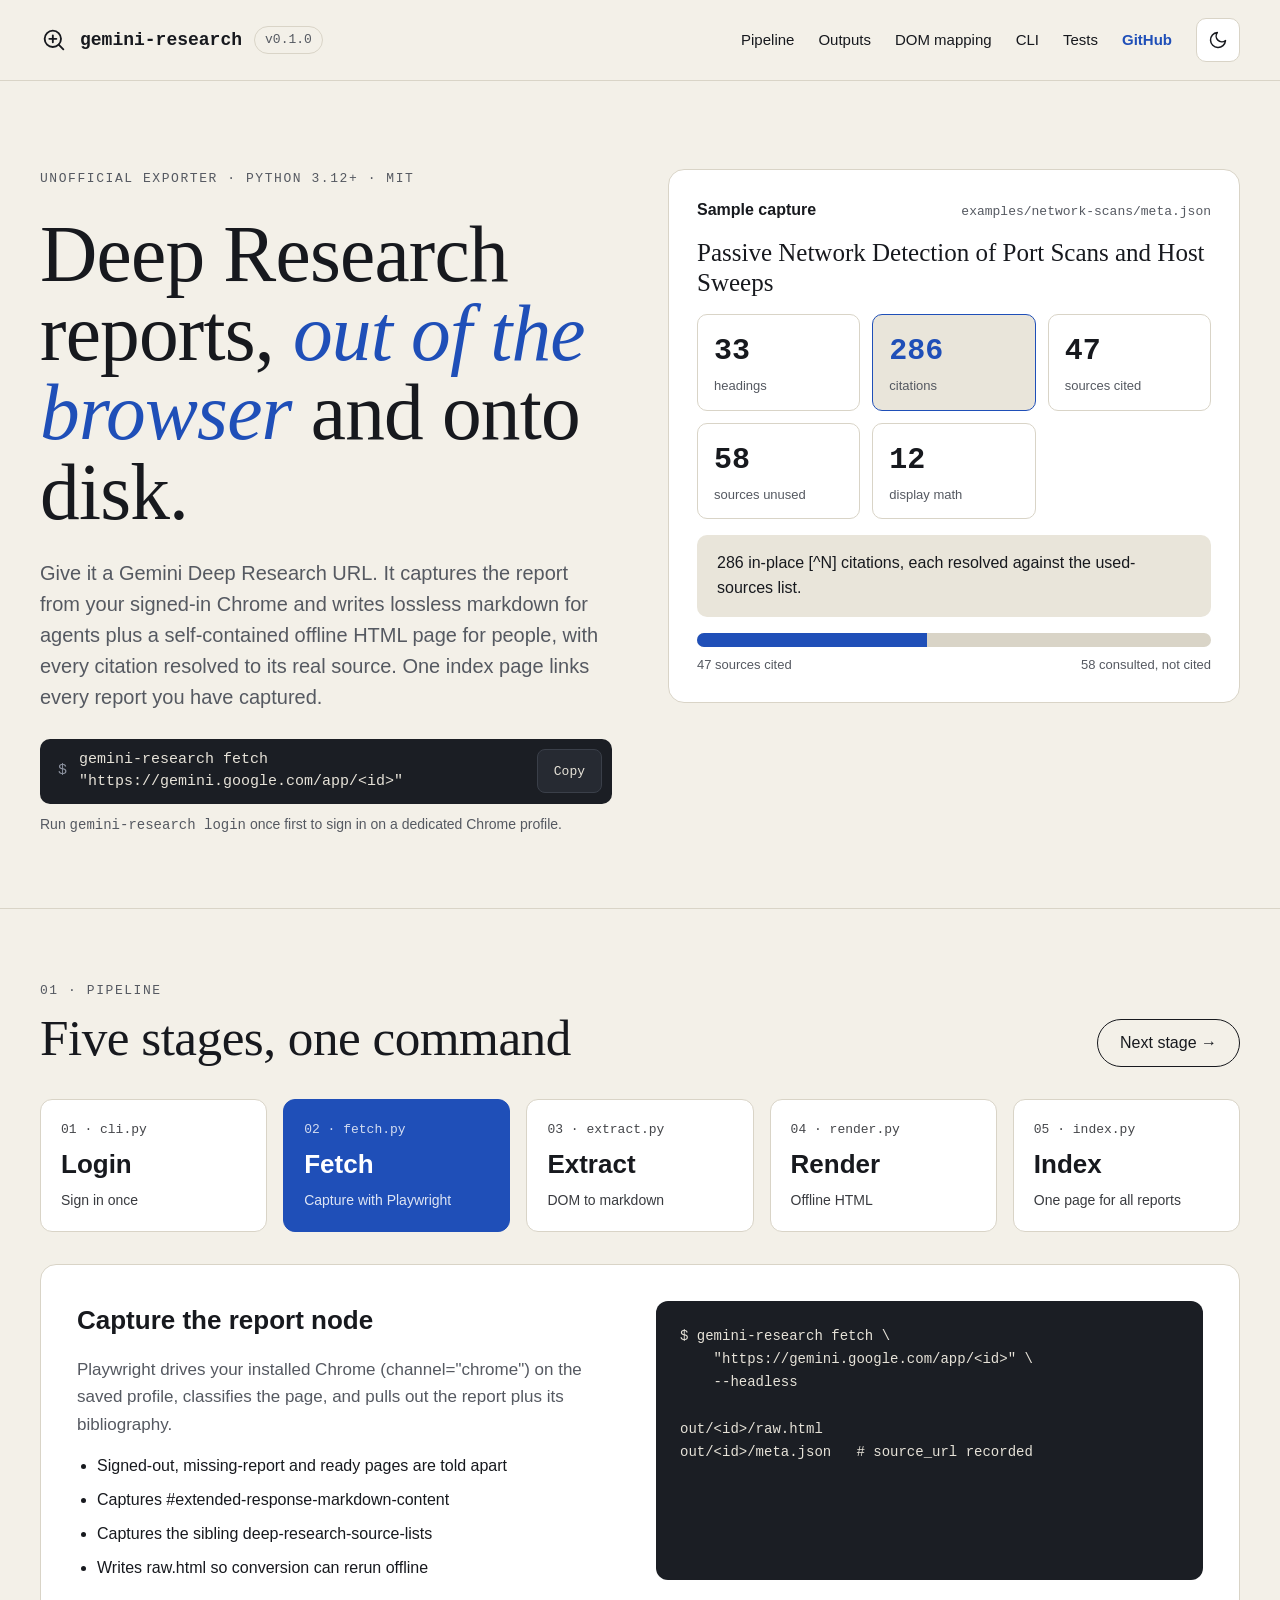
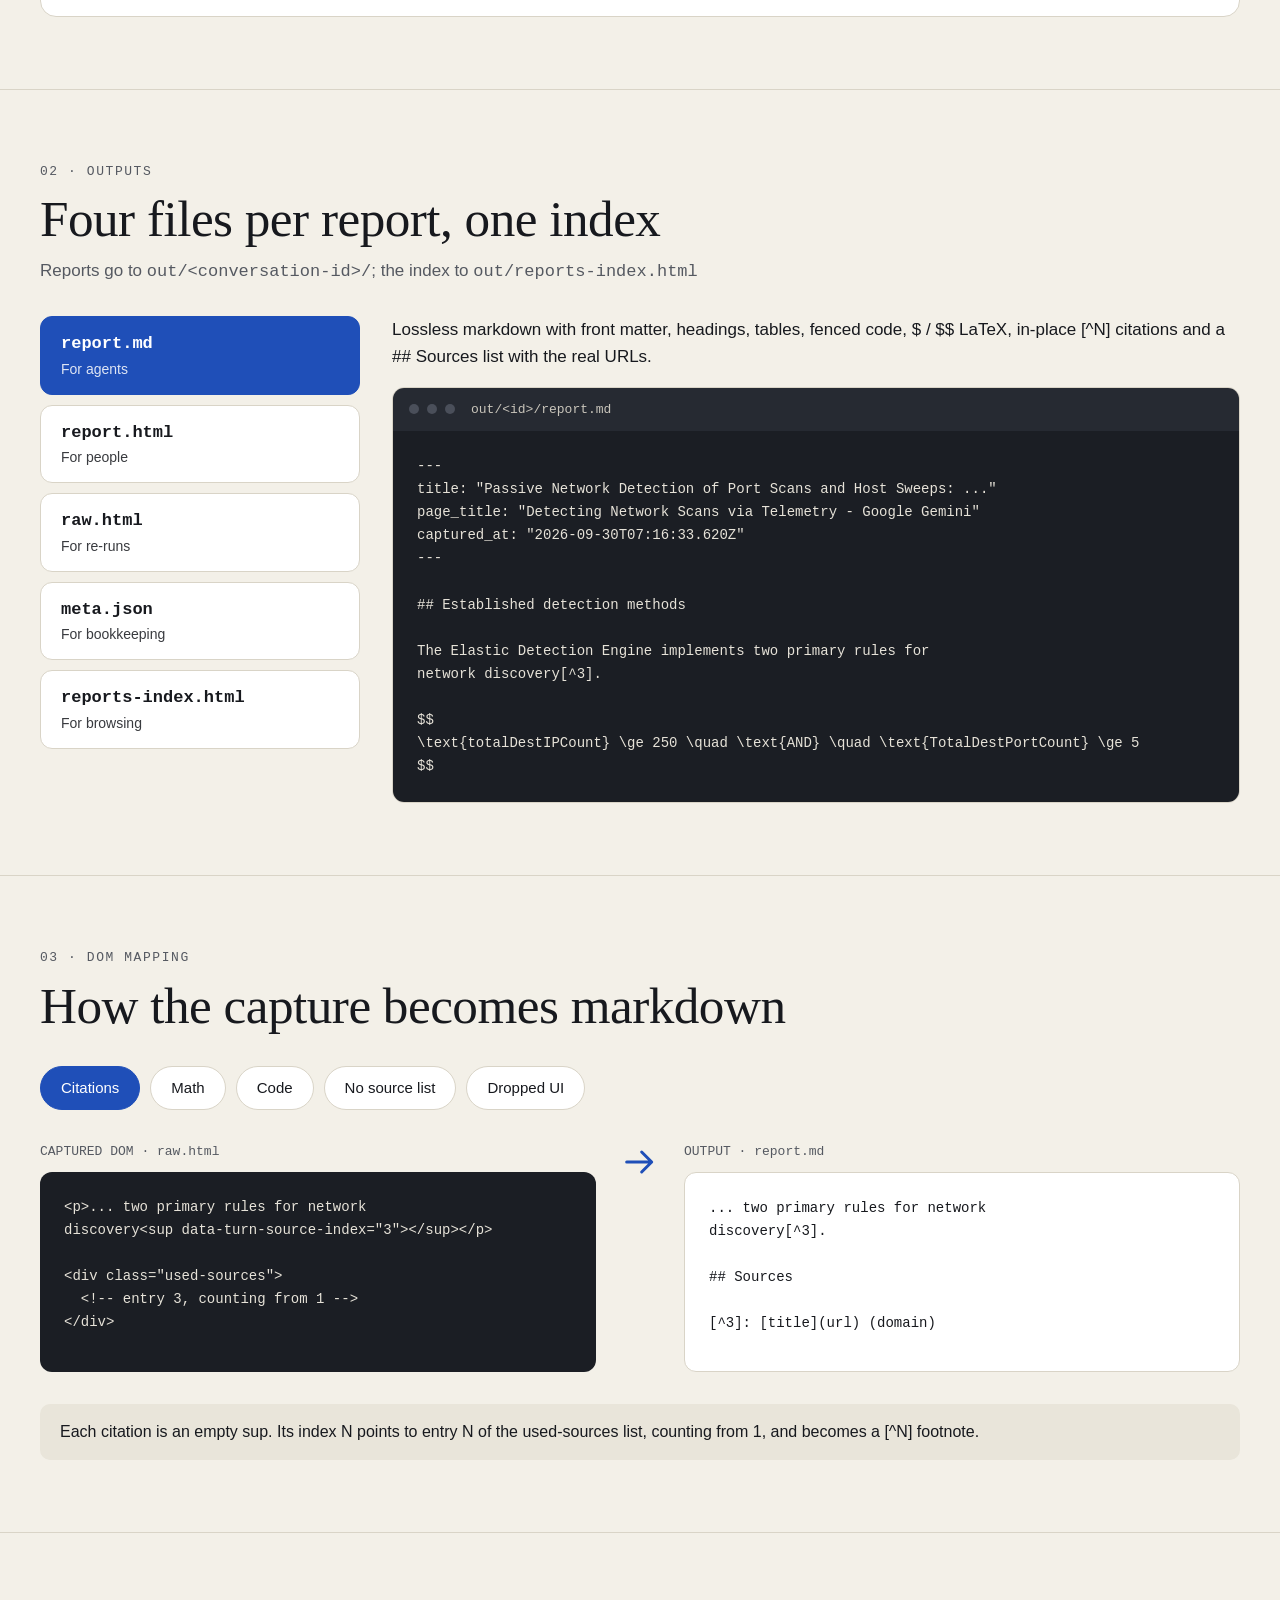
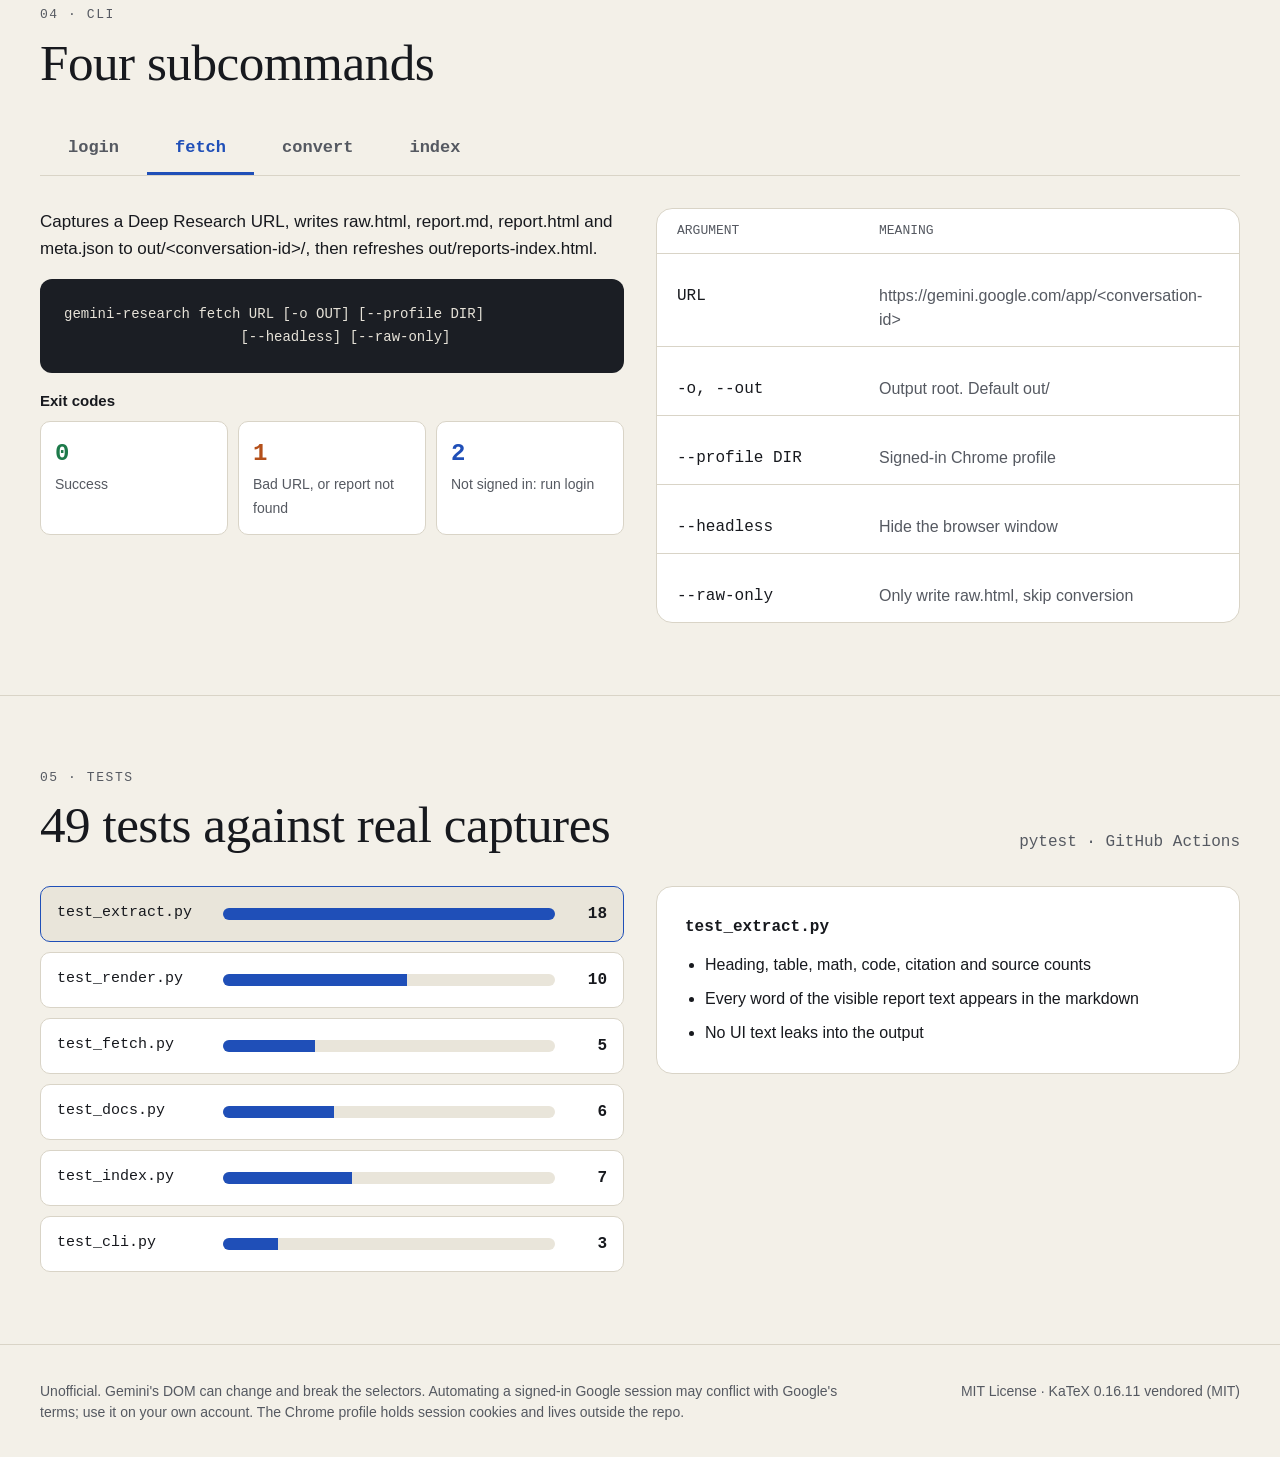
<file: docs/index.html>
<!doctype html>
<html lang="en">
<head>
<meta charset="utf-8">
<meta name="viewport" content="width=device-width, initial-scale=1">
<title>gemini-research</title>
<meta name="description" content="Export Gemini Deep Research reports to lossless markdown and offline HTML.">
<style>
:root{
  --bg:#f3f0e8;--panel:#fff;--ink:#17191e;--muted:#555961;--line:#d9d4c7;--soft:#e9e5da;
  --code:#1b1e24;--code-ink:#e6e2d8;--code-bar:#262a32;--accent:#1f4fb8;--accent-text:#1f4fb8;--on-accent:#fff;
  --ok:#1d7a4a;--warn:#b4501a;
  --serif:"Iowan Old Style","Palatino Linotype",Palatino,"Book Antiqua",Georgia,serif;
  --sans:"Segoe UI Variable Text","Segoe UI",-apple-system,BlinkMacSystemFont,"Helvetica Neue",sans-serif;
  --mono:"JetBrains Mono","Cascadia Mono",ui-monospace,SFMono-Regular,Menlo,Consolas,monospace;
}
@media (prefers-color-scheme:dark){:root:not([data-theme="light"]){
  --bg:#121418;--panel:#1b1e24;--ink:#ece8df;--muted:#a8acb3;--line:#2e323a;--soft:#23272e;
  --code:#0b0d10;--accent:#3d6fe0;--accent-text:#8fb0f7;--ok:#5fc48d;--warn:#f0995f;
}}
:root[data-theme="dark"]{
  --bg:#121418;--panel:#1b1e24;--ink:#ece8df;--muted:#a8acb3;--line:#2e323a;--soft:#23272e;
  --code:#0b0d10;--accent:#3d6fe0;--accent-text:#8fb0f7;--ok:#5fc48d;--warn:#f0995f;
}
*{box-sizing:border-box}
html{scroll-behavior:smooth}
body{margin:0;background:var(--bg);color:var(--ink);font-family:var(--sans);font-size:16px;line-height:1.5}
a{color:var(--accent-text)}
button{font:inherit;color:inherit;cursor:pointer}
:focus-visible{outline:3px solid var(--warn);outline-offset:2px}
pre{margin:0;font-family:var(--mono);font-size:14px;line-height:1.65;white-space:pre-wrap;overflow-wrap:anywhere}
code,.mono{font-family:var(--mono)}
.wrap{max-width:1280px;margin:0 auto;padding:0 40px}
header.top{border-bottom:1px solid var(--line)}
header.top .wrap{display:flex;align-items:center;justify-content:space-between;gap:24px;padding-top:18px;padding-bottom:18px}
.brand{display:flex;align-items:center;gap:12px;font-family:var(--mono);font-weight:700;font-size:18px}
.pill{font-family:var(--mono);font-size:13px;font-weight:400;padding:3px 10px;border:1px solid var(--line);border-radius:999px;color:var(--muted)}
nav{display:flex;align-items:center;gap:24px;font-size:15px}
nav a{color:var(--ink);text-decoration:none}
nav a:hover{text-decoration:underline}
nav a.gh{color:var(--accent-text);font-weight:600}
.icon-btn{min-width:44px;min-height:44px;display:inline-grid;place-items:center;border:1px solid var(--line);border-radius:10px;background:var(--panel)}
.eyebrow{font-family:var(--mono);font-size:13px;letter-spacing:.12em;text-transform:uppercase;color:var(--muted)}
h1,h2{font-family:var(--serif);font-weight:400;margin:0;letter-spacing:-.01em}
h1{font-size:clamp(44px,6.2vw,84px);line-height:1}
h1 em{color:var(--accent-text)}
h2{font-size:clamp(34px,4vw,52px);line-height:1.1}
h3{margin:0;font-size:26px;font-weight:600}
.lede{font-size:20px;line-height:1.55;color:var(--muted);max-width:560px;margin:0}
.muted{color:var(--muted)}
.hero{display:grid;grid-template-columns:minmax(0,1fr) minmax(0,1fr);gap:56px;padding:88px 0 72px}
.hero-copy{display:flex;flex-direction:column;gap:26px}
.cmd{display:flex;align-items:center;gap:12px;padding:10px 10px 10px 18px;background:var(--code);color:var(--code-ink);border-radius:10px;font-family:var(--mono);font-size:15px;max-width:600px}
.cmd span.t{flex:1;overflow-wrap:anywhere}
.cmd button{min-height:44px;padding:0 16px;border-radius:8px;border:1px solid #3a3f49;background:var(--code-bar);color:var(--code-ink);font-family:var(--mono);font-size:13px}
.card{background:var(--panel);border:1px solid var(--line);border-radius:16px}
.sample{padding:28px;display:flex;flex-direction:column;gap:16px;align-self:start}
.sample-head{display:flex;justify-content:space-between;gap:12px;flex-wrap:wrap;align-items:baseline}
.sample-title{font-family:var(--serif);font-size:25px;line-height:1.2}
.stats{display:grid;grid-template-columns:repeat(3,minmax(0,1fr));gap:12px}
.stat{min-height:92px;text-align:left;padding:14px 16px;border-radius:10px;border:1px solid var(--line);background:var(--panel);display:flex;flex-direction:column;gap:2px}
.stat b{font-family:var(--mono);font-size:30px}
.stat span{font-size:13px;color:var(--muted)}
.stat[aria-pressed="true"]{background:var(--soft);border-color:var(--accent)}
.stat[aria-pressed="true"] b{color:var(--accent-text)}
.note{padding:16px 20px;border-radius:10px;background:var(--soft);line-height:1.55;margin:0}
.bar{display:flex;height:14px;border-radius:999px;overflow:hidden;background:var(--line)}
.bar i{background:var(--accent);transition:width .6s ease}
.bar-legend{display:flex;justify-content:space-between;font-size:13px;color:var(--muted);margin-top:8px}
section.block{border-top:1px solid var(--line);padding:72px 0}
section.block .wrap>*+*{margin-top:32px}
.head-row{display:flex;justify-content:space-between;align-items:flex-end;gap:24px;flex-wrap:wrap}
.head-row>div{display:flex;flex-direction:column;gap:10px}
.ghost{min-height:48px;padding:0 22px;border-radius:999px;border:1px solid var(--ink);background:transparent;font-weight:500}
.choice{border:1px solid var(--line);background:var(--panel);text-align:left;border-radius:12px;transition:background .15s,border-color .15s}
.choice:hover{border-color:var(--muted)}
.choice[aria-pressed="true"],.choice[aria-selected="true"]{background:var(--accent);border-color:var(--accent);color:var(--on-accent)}
.stages{display:grid;grid-template-columns:repeat(5,minmax(0,1fr));gap:16px;position:relative}
.stage{min-height:120px;padding:20px;display:flex;flex-direction:column;gap:6px}
.stage small{font-family:var(--mono);font-size:13px;opacity:.8}
.stage strong{font-size:26px}
.stage span{font-size:14px;opacity:.85}
.detail{display:grid;grid-template-columns:minmax(0,1fr) minmax(0,1fr);gap:32px;padding:36px}
.detail>div{display:flex;flex-direction:column;gap:16px}
.detail p{margin:0;font-size:17px;line-height:1.6;color:var(--muted)}
ul.points{margin:0;padding-left:20px;display:flex;flex-direction:column;gap:10px}
.codebox{padding:24px;background:var(--code);color:var(--code-ink);border-radius:12px}
.outputs{display:grid;grid-template-columns:320px minmax(0,1fr);gap:32px}
.tablist{display:flex;flex-direction:column;gap:10px}
.otab{min-height:74px;padding:14px 20px;display:flex;flex-direction:column;gap:2px}
.otab b{font-family:var(--mono);font-size:17px}
.otab span{font-size:14px;opacity:.85}
.window{border-radius:12px;overflow:hidden;border:1px solid var(--line)}
.window .bar-top{display:flex;align-items:center;gap:8px;padding:12px 16px;background:var(--code-bar);color:#c9c5bb;font-family:var(--mono);font-size:13px}
.window .bar-top i{width:10px;height:10px;border-radius:50%;background:#4a4f5a}
.window .bar-top span{margin-left:8px}
.window pre{padding:24px;min-height:320px;background:var(--code);color:var(--code-ink)}
.chips{display:flex;gap:10px;flex-wrap:wrap}
.chip{min-height:44px;padding:0 20px;border-radius:999px;font-size:15px;font-weight:500}
.transform{display:grid;grid-template-columns:minmax(0,1fr) 56px minmax(0,1fr);gap:16px}
.transform>div{display:flex;flex-direction:column;gap:10px}
.transform .lbl{font-family:var(--mono);font-size:13px;color:var(--muted)}
.transform pre{flex:1;padding:24px;min-height:200px;border-radius:12px}
.transform .in{background:var(--code);color:var(--code-ink)}
.transform .out{background:var(--panel);border:1px solid var(--line)}
.arrow{display:grid;place-items:center;color:var(--accent-text)}
.ctabs{display:flex;border-bottom:1px solid var(--line);overflow-x:auto}
.ctab{min-height:52px;padding:0 28px;border:0;border-bottom:3px solid transparent;background:transparent;color:var(--muted);font-family:var(--mono);font-size:17px;font-weight:700}
.ctab[aria-selected="true"]{color:var(--accent-text);border-bottom-color:var(--accent-text)}
.cli{display:grid;grid-template-columns:minmax(0,1fr) minmax(0,1fr);gap:32px}
.cli>div{display:flex;flex-direction:column;gap:16px}
.cli p{margin:0;font-size:17px;line-height:1.6}
.exits{display:grid;grid-template-columns:repeat(3,minmax(0,1fr));gap:10px}
.exits div{padding:14px;border-radius:10px;border:1px solid var(--line);background:var(--panel)}
.exits b{display:block;font-family:var(--mono);font-size:24px}
.exits span{font-size:14px;color:var(--muted)}
.flags{align-self:start;overflow:hidden}
.flags .row{display:grid;grid-template-columns:190px minmax(0,1fr);gap:12px;padding:14px 20px;border-bottom:1px solid var(--line)}
.flags .row:last-child{border-bottom:0}
.flags .row.h{font-family:var(--mono);font-size:13px;color:var(--muted);padding-top:12px;padding-bottom:12px}
.flags .row code{font-weight:500}
.tests{display:grid;grid-template-columns:minmax(0,1fr) minmax(0,1fr);gap:32px}
.tfiles{display:flex;flex-direction:column;gap:10px}
.tfile{min-height:56px;padding:12px 16px;border-radius:10px;border:1px solid var(--line);background:var(--panel);display:grid;grid-template-columns:150px minmax(0,1fr) 36px;gap:16px;align-items:center;text-align:left}
.tfile code{font-size:15px}
.tfile .meter{height:12px;border-radius:999px;background:var(--soft);overflow:hidden;display:flex}
.tfile .meter i{background:var(--accent)}
.tfile b{font-family:var(--mono);text-align:right}
.tfile[aria-pressed="true"]{background:var(--soft);border-color:var(--accent)}
.checks{padding:28px;display:flex;flex-direction:column;gap:14px;align-self:start}
footer{border-top:1px solid var(--line);padding:36px 0;font-size:14px;color:var(--muted)}
footer .wrap{display:flex;justify-content:space-between;gap:32px;flex-wrap:wrap}
footer p{margin:0;max-width:820px}
@media (max-width:980px){
  .hero,.detail,.outputs,.cli,.tests{grid-template-columns:minmax(0,1fr)}
  .stages{grid-template-columns:repeat(2,minmax(0,1fr))}
  .transform{grid-template-columns:minmax(0,1fr)}
  .arrow svg{transform:rotate(90deg)}
  nav a:not(.gh){display:none}
}
@media (max-width:560px){
  .wrap{padding:0 16px}
  .hero{padding:56px 0 48px}
  .stats{grid-template-columns:repeat(2,minmax(0,1fr))}
  .stages{grid-template-columns:minmax(0,1fr)}
  .exits{grid-template-columns:minmax(0,1fr)}
  .flags .row{grid-template-columns:minmax(0,1fr)}
  .tfile{grid-template-columns:minmax(0,1fr) 36px}
  .tfile .meter{display:none}
  .detail{padding:22px}
}
@media (prefers-reduced-motion:reduce){html{scroll-behavior:auto}.bar i{transition:none}}
</style>
</head>
<body>
<header class="top">
<div class="wrap">
  <div class="brand">
    <svg width="28" height="28" viewBox="0 0 24 24" fill="none" stroke="currentColor" stroke-width="1.6" stroke-linecap="round" stroke-linejoin="round" aria-hidden="true"><circle cx="11" cy="11" r="7"/><path d="M20 20l-4-4M8 11h6M11 8v6"/></svg>
    gemini-research <span class="pill" id="version"></span>
  </div>
  <nav aria-label="Sections">
    <a href="#pipeline">Pipeline</a>
    <a href="#outputs">Outputs</a>
    <a href="#mapping">DOM mapping</a>
    <a href="#cli">CLI</a>
    <a href="#tests">Tests</a>
    <a class="gh" href="https://github.com/cyberpeacemaker/inf-gemini-deep-research-crawler">GitHub</a>
    <button type="button" class="icon-btn" id="theme" aria-label="Toggle dark theme">
      <svg width="20" height="20" viewBox="0 0 24 24" fill="none" stroke="currentColor" stroke-width="1.8" stroke-linecap="round" stroke-linejoin="round" aria-hidden="true"><path d="M21 12.8A9 9 0 1 1 11.2 3a7 7 0 0 0 9.8 9.8z"/></svg>
    </button>
  </nav>
</div>
</header>

<main>
<div class="wrap">
<section class="hero">
  <div class="hero-copy">
    <div class="eyebrow">Unofficial exporter · Python 3.12+ · MIT</div>
    <h1>Deep Research reports, <em>out of the browser</em> and onto disk.</h1>
    <p class="lede">Give it a Gemini Deep Research URL. It captures the report from your signed-in Chrome and writes lossless markdown for agents plus a self-contained offline HTML page for people, with every citation resolved to its real source. One index page links every report you have captured.</p>
    <div>
      <div class="cmd"><span aria-hidden="true" style="color:#8d93a0">$</span><span class="t" id="cmd-text">gemini-research fetch "https://gemini.google.com/app/&lt;id&gt;"</span><button type="button" id="copy">Copy</button></div>
      <p class="muted" style="margin:10px 0 0;font-size:14px">Run <code>gemini-research login</code> once first to sign in on a dedicated Chrome profile.</p>
    </div>
  </div>
  <div class="card sample">
    <div class="sample-head"><strong>Sample capture</strong><span class="mono muted" style="font-size:13px">examples/network-scans/meta.json</span></div>
    <div class="sample-title" id="sample-title"></div>
    <div class="stats" id="stats"></div>
    <p class="note" id="stat-note" aria-live="polite"></p>
    <div>
      <div class="bar" role="img" id="src-bar"><i id="src-fill" style="width:0"></i></div>
      <div class="bar-legend"><span id="src-used"></span><span id="src-unused"></span></div>
    </div>
  </div>
</section>
</div>

<section class="block" id="pipeline">
<div class="wrap">
  <div class="head-row">
    <div><div class="eyebrow">01 · Pipeline</div><h2 id="stages-title"></h2></div>
    <button type="button" class="ghost" id="next-stage">Next stage →</button>
  </div>
  <div class="stages" id="stages"></div>
  <div class="card detail" aria-live="polite">
    <div><h3 id="stage-title"></h3><p id="stage-summary"></p><ul class="points" id="stage-points"></ul></div>
    <pre class="codebox" id="stage-code"></pre>
  </div>
</div>
</section>

<section class="block" id="outputs">
<div class="wrap">
  <div class="head-row"><div><div class="eyebrow">02 · Outputs</div><h2>Four files per report, one index</h2><p class="muted" style="margin:0;font-size:17px">Reports go to <code>out/&lt;conversation-id&gt;/</code>; the index to <code>out/reports-index.html</code></p></div></div>
  <div class="outputs">
    <div class="tablist" role="tablist" aria-label="Output files" id="out-tabs"></div>
    <div role="tabpanel" id="out-panel" style="display:flex;flex-direction:column;gap:16px">
      <p id="out-desc" style="margin:0;font-size:17px;line-height:1.6"></p>
      <div class="window"><div class="bar-top"><i></i><i></i><i></i><span id="out-path"></span></div><pre id="out-preview"></pre></div>
    </div>
  </div>
</div>
</section>

<section class="block" id="mapping">
<div class="wrap">
  <div class="head-row"><div><div class="eyebrow">03 · DOM mapping</div><h2>How the capture becomes markdown</h2></div></div>
  <div class="chips" id="rules"></div>
  <div class="transform" aria-live="polite">
    <div><span class="lbl">CAPTURED DOM · raw.html</span><pre class="in" id="rule-dom"></pre></div>
    <div class="arrow"><svg width="40" height="40" viewBox="0 0 24 24" fill="none" stroke="currentColor" stroke-width="1.8" stroke-linecap="round" stroke-linejoin="round" aria-hidden="true"><path d="M4 12h15M13 6l6 6-6 6"/></svg></div>
    <div><span class="lbl">OUTPUT · report.md</span><pre class="out" id="rule-md"></pre></div>
  </div>
  <p class="note" id="rule-note"></p>
</div>
</section>

<section class="block" id="cli">
<div class="wrap">
  <div class="head-row"><div><div class="eyebrow">04 · CLI</div><h2 id="cli-title"></h2></div></div>
  <div class="ctabs" role="tablist" aria-label="Subcommands" id="cmd-tabs"></div>
  <div class="cli" role="tabpanel">
    <div>
      <p id="cmd-help"></p>
      <pre class="codebox" id="cmd-usage"></pre>
      <div id="exits" hidden>
        <strong style="font-size:15px">Exit codes</strong>
        <div class="exits" style="margin-top:8px">
          <div><b style="color:var(--ok)">0</b><span>Success</span></div>
          <div><b style="color:var(--warn)">1</b><span>Bad URL, or report not found</span></div>
          <div><b style="color:var(--accent-text)">2</b><span>Not signed in: run login</span></div>
        </div>
      </div>
    </div>
    <div class="card flags" id="cmd-flags"></div>
  </div>
</div>
</section>

<section class="block" id="tests">
<div class="wrap">
  <div class="head-row">
    <div><div class="eyebrow">05 · Tests</div><h2 id="tests-title"></h2></div>
    <span class="mono muted">pytest · GitHub Actions</span>
  </div>
  <div class="tests">
    <div class="tfiles" id="tfiles"></div>
    <div class="card checks" aria-live="polite"><code id="test-name" style="font-weight:700"></code><ul class="points" id="test-checks"></ul></div>
  </div>
</div>
</section>
</main>

<footer>
<div class="wrap">
  <p>Unofficial. Gemini's DOM can change and break the selectors. Automating a signed-in Google session may conflict with Google's terms; use it on your own account. The Chrome profile holds session cookies and lives outside the repo.</p>
  <p>MIT License · KaTeX 0.16.11 vendored (MIT)</p>
</div>
</footer>

<script type="application/json" id="page-data">
{
  "version": "0.1.0",
  "sample": {
    "title": "Passive Network Detection of Port Scans and Host Sweeps",
    "counts": {"headings": 33, "citations": 286, "sources_used": 47, "sources_unused": 58, "display_math": 12},
    "notes": {
      "headings": "Headings carried over as markdown heading levels and used for the HTML table of contents.",
      "citations": "In-place [^N] citations, each resolved against the used-sources list.",
      "sources_used": "Cited sources, listed under ## Sources with title, URL and domain.",
      "sources_unused": "Sources Gemini consulted but did not cite, kept apart from the cited list.",
      "display_math": "Display equations recovered from data-math as $$ blocks."
    },
    "labels": {"headings": "headings", "citations": "citations", "sources_used": "sources cited", "sources_unused": "sources unused", "display_math": "display math"}
  },
  "stages": [
    {"name": "Login", "file": "cli.py", "tag": "Sign in once",
     "title": "Sign in on a dedicated Chrome profile",
     "summary": "Gemini only serves a report to a signed-in browser. Signed out, the conversation URL redirects to /app, so a plain HTTP fetch cannot work.",
     "points": ["Opens plain Chrome on its own profile directory", "You sign in to Google by hand, then close the window", "The profile holds session cookies and stays outside the repo", "Pass --chrome PATH if Chrome is not in a standard location"],
     "code": "$ gemini-research login\n\n# profile directory\n%USERPROFILE%\\.gemini-research\\profile"},
    {"name": "Fetch", "file": "fetch.py", "tag": "Capture with Playwright",
     "title": "Capture the report node",
     "summary": "Playwright drives your installed Chrome (channel=\"chrome\") on the saved profile, classifies the page, and pulls out the report plus its bibliography.",
     "points": ["Signed-out, missing-report and ready pages are told apart", "Captures #extended-response-markdown-content", "Captures the sibling deep-research-source-lists", "Writes raw.html so conversion can rerun offline"],
     "code": "$ gemini-research fetch \\\n    \"https://gemini.google.com/app/<id>\" \\\n    --headless\n\nout/<id>/raw.html\nout/<id>/meta.json   # source_url recorded"},
    {"name": "Extract", "file": "extract.py", "tag": "DOM to markdown",
     "title": "Walk the DOM into lossless markdown",
     "summary": "BeautifulSoup and lxml walk the captured node. Structure is kept, UI chrome is dropped, and citations are tied to real URLs.",
     "points": ["Headings, tables, fenced code and $ / $$ LaTeX", "Empty citation sups become [^N] footnotes", "A ## Sources list with titles, URLs and domains", "Unknown tags render through their children and log a warning"],
     "code": "---\nsource_url: \"...\"\ntitle: \"...\"\ncaptured_at: \"2026-09-30T07:16:33.620Z\"\n---\n\n# Title\n\nClaim with a citation[^3].\n\n## Sources\n\n[^3]: [title](url) (domain)"},
    {"name": "Render", "file": "render.py", "tag": "Offline HTML",
     "title": "Render a self-contained page",
     "summary": "markdown-it-py turns report.md into one HTML file with KaTeX and styles inlined. It makes no network requests.",
     "points": ["Table of contents", "Clickable citations", "Light and dark themes", "KaTeX 0.16.11 fonts and scripts vendored in"],
     "code": "report.md\n  -> markdown-it-py + mdit-py-plugins\n  -> + assets/report.css\n  -> + assets/katex/*\n  = report.html   (0 network requests)"},
    {"name": "Index", "file": "index.py", "tag": "One page for all reports",
     "title": "Link every report from one page",
     "summary": "After each fetch, index.py scans the output root and rewrites reports-index.html: every report, newest first, linked to its report.html.",
     "points": ["Readable title: the Gemini page title without \" - Google Gemini\"", "Falls back to the report title, then the conversation id", "Shows id, capture date, cited-source count and a link back to Gemini", "Broken folders are skipped with a warning; the page stays offline"],
     "code": "out/\n  reports-index.html      <- rewritten after each fetch\n  <id-1>/report.html\n  <id-2>/report.html\n\n$ gemini-research index   # after convert, or for another root"}
  ],
  "outputs": [
    {"name": "report.md", "for": "For agents", "path": "out/<id>/report.md",
     "desc": "Lossless markdown with front matter, headings, tables, fenced code, $ / $$ LaTeX, in-place [^N] citations and a ## Sources list with the real URLs.",
     "preview": "---\ntitle: \"Passive Network Detection of Port Scans and Host Sweeps: ...\"\npage_title: \"Detecting Network Scans via Telemetry - Google Gemini\"\ncaptured_at: \"2026-09-30T07:16:33.620Z\"\n---\n\n## Established detection methods\n\nThe Elastic Detection Engine implements two primary rules for\nnetwork discovery[^3].\n\n$$\n\\text{totalDestIPCount} \\ge 250 \\quad \\text{AND} \\quad \\text{TotalDestPortCount} \\ge 5\n$$"},
    {"name": "report.html", "for": "For people", "path": "out/<id>/report.html",
     "desc": "One self-contained offline page. KaTeX is inlined; the page has a table of contents, clickable citations and light/dark themes. Download it and open it locally.",
     "preview": "report.html\n\n  [x] table of contents from headings\n  [x] citations link to ## Sources entries\n  [x] math typeset by inlined KaTeX\n  [x] light / dark theme\n  [x] no external requests\n\nSample: examples/network-scans/report.html"},
    {"name": "raw.html", "for": "For re-runs", "path": "out/<id>/raw.html",
     "desc": "The captured report node plus the source lists. Feed it to convert to regenerate the markdown and HTML without a browser.",
     "preview": "<div id=\"extended-response-markdown-content\">\n  <h2>Established detection methods<\/h2>\n  <p>... network discovery<sup data-turn-source-index=\"3\"><\/sup><\/p>\n  ...\n<\/div>\n<deep-research-source-lists>\n  <div class=\"used-sources\">...<\/div>\n  <div class=\"unused-sources\">...<\/div>\n<\/deep-research-source-lists>"},
    {"name": "meta.json", "for": "For bookkeeping", "path": "out/<id>/meta.json",
     "desc": "written_at, the path to raw and counts. fetch also records source_url. Capture time lives in the markdown front matter as captured_at.",
     "preview": "{\n  \"written_at\": \"2026-09-30T08:07:16.975343+00:00\",\n  \"raw\": \"tests/fixtures/network-scans.raw.html\",\n  \"counts\": {\n    \"headings\": 33,\n    \"citations\": 286,\n    \"sources_used\": 47,\n    \"sources_unused\": 58,\n    \"display_math\": 12\n  }\n}"},
    {"name": "reports-index.html", "for": "For browsing", "path": "out/reports-index.html",
     "desc": "One offline page per output root listing every report, newest first. fetch refreshes it; run index after convert. out/ is gitignored, so move or zip it whole to keep the links working.",
     "preview": "Gemini Deep Research reports\n1 report\n\nDetecting Network Scans via Telemetry          -> <id>/report.html\n  Passive Network Detection of Port Scans and Host Sweeps: ...\n  <id> · 2026-09-30 · 47 sources · Gemini"}
  ],
  "rules": [
    {"name": "Citations",
     "dom": "<p>... two primary rules for network\ndiscovery<sup data-turn-source-index=\"3\"><\/sup><\/p>\n\n<div class=\"used-sources\">\n  <!-- entry 3, counting from 1 -->\n<\/div>",
     "md": "... two primary rules for network\ndiscovery[^3].\n\n## Sources\n\n[^3]: [title](url) (domain)",
     "note": "Each citation is an empty sup. Its index N points to entry N of the used-sources list, counting from 1, and becomes a [^N] footnote."},
    {"name": "Math",
     "dom": "<span data-math=\"\\text{totalDestIPCount} \\ge 250 ...\">\n  <!-- KaTeX markup, dropped -->\n<\/span>",
     "md": "$$\n\\text{totalDestIPCount} \\ge 250 \\quad \\text{AND} \\quad \\text{TotalDestPortCount} \\ge 5\n$$",
     "note": "Math is read from the data-math attribute and entity-decoded. The rendered KaTeX markup is discarded."},
    {"name": "Code",
     "dom": "<pre><code data-test-id=\"code-content\">\n  title: Network Sweep\n  ...\n<\/code><\/pre>\n<!-- label: YAML -->",
     "md": "```yaml\ntitle: Network Sweep\n...\n```",
     "note": "Code comes from pre code[data-test-id=code-content]. Labels \"Splunk SPL\" and \"YAML\" map to spl and yaml fences; other labels get no tag."},
    {"name": "No source list",
     "dom": "<p>A claim<sup data-turn-source-index=\"2\"><\/sup><\/p>\n\n<!-- no deep-research-source-lists -->",
     "md": "A claim[2]\n\n<!-- no ## Sources section -->",
     "note": "If a capture has no source list, markers become plain [N] and no URLs are invented."},
    {"name": "Dropped UI",
     "dom": "<button>Share<\/button>\n<svg>...<\/svg>\n<img src=\"...\">\n<span class=\"sr-only\">...<\/span>\n<carousel>...<\/carousel>",
     "md": "(nothing)",
     "note": "Carousels, buttons, icons, images, SVGs and screen-reader-only text are dropped. Tests assert no UI text leaks into the output."}
  ],
  "cmds": [
    {"name": "login", "exits": false,
     "help": "Opens plain Chrome on the dedicated profile so you can sign in to Google once. Close the window when done.",
     "usage": "gemini-research login [--profile DIR] [--chrome PATH]",
     "flags": [{"k": "--profile DIR", "v": "Profile directory. Default %USERPROFILE%\\.gemini-research\\profile"}, {"k": "--chrome PATH", "v": "Path to Chrome. Auto-detected on Windows, macOS and /usr/bin/google-chrome"}]},
    {"name": "fetch", "exits": true,
     "help": "Captures a Deep Research URL, writes raw.html, report.md, report.html and meta.json to out/<conversation-id>/, then refreshes out/reports-index.html.",
     "usage": "gemini-research fetch URL [-o OUT] [--profile DIR]\n                     [--headless] [--raw-only]",
     "flags": [{"k": "URL", "v": "https://gemini.google.com/app/<conversation-id>"}, {"k": "-o, --out", "v": "Output root. Default out/"}, {"k": "--profile DIR", "v": "Signed-in Chrome profile"}, {"k": "--headless", "v": "Hide the browser window"}, {"k": "--raw-only", "v": "Only write raw.html, skip conversion"}]},
    {"name": "convert", "exits": false,
     "help": "Re-converts a saved capture offline. No browser, no network.",
     "usage": "gemini-research convert RAW [-o OUT]",
     "flags": [{"k": "RAW", "v": "Path to a saved raw.html"}, {"k": "-o, --out", "v": "Output directory. Default: next to RAW"}]},
    {"name": "index", "exits": false,
     "help": "Writes ROOT/reports-index.html: one offline page listing every report by readable title and id, each linked to its report.html. fetch refreshes it automatically; run it after convert.",
     "usage": "gemini-research index [ROOT]",
     "flags": [{"k": "ROOT", "v": "Output root holding <id>/report.md folders. Default out/"}]}
  ],
  "tests": [
    {"name": "test_extract.py", "count": 18, "checks": ["Heading, table, math, code, citation and source counts", "Every word of the visible report text appears in the markdown", "No UI text leaks into the output"]},
    {"name": "test_render.py", "count": 10, "checks": ["The HTML is fully offline, with KaTeX inlined", "Math nodes, tables and code render", "Title, meta and table of contents (citations stripped from TOC)", "Citations link to sources; external links open in a new tab", "Citations without a source list"]},
    {"name": "test_fetch.py", "count": 5, "checks": ["Conversation id parsing", "Ready pages are detected", "A redirect to /app means signed out", "A sign-in control means signed out", "A missing report is detected"]},
    {"name": "test_docs.py", "count": 6, "checks": ["This page's sample counts match examples/network-scans/meta.json", "This page's test counts match the suite", "Every CLI flag shown here exists in cli.py", "Every subcommand in cli.py is listed here", "The report index is listed as an output and a stage", "This page loads no external scripts or stylesheets"]},
    {"name": "test_index.py", "count": 7, "checks": ["Entries sorted newest first, titled by page_title without the Gemini suffix", "Title falls back to title, then id", "Bad folders are skipped; missing meta.json or date is tolerated", "Empty root, HTML escaping and URL-encoded links", "The index is fully offline", "The index CLI writes reports-index.html"]},
    {"name": "test_cli.py", "count": 3, "checks": ["convert writes all outputs", "convert fails cleanly on a missing report", "fetch rejects a non-conversation URL"]}
  ]
}
</script>
<script>
(function () {
  var D = JSON.parse(document.getElementById('page-data').textContent);
  var $ = function (id) { return document.getElementById(id); };
  function el(tag, cls, html) { var e = document.createElement(tag); if (cls) e.className = cls; if (html != null) e.innerHTML = html; return e; }
  function esc(s) { return String(s).replace(/[&<>"]/g, function (c) { return { '&': '&amp;', '<': '&lt;', '>': '&gt;', '"': '&quot;' }[c]; }); }
  function list(ul, items) { ul.innerHTML = ''; items.forEach(function (t) { ul.appendChild(el('li', null, esc(t))); }); }

  // Build a group of toggle buttons; onPick(i) renders the matching detail.
  function group(container, items, make, onPick, attr) {
    attr = attr || 'aria-pressed';
    var btns = items.map(function (it, i) {
      var b = make(it, i);
      b.type = 'button';
      b.addEventListener('click', function () { pick(i); });
      container.appendChild(b);
      return b;
    });
    function pick(i) {
      btns.forEach(function (b, j) { b.setAttribute(attr, String(i === j)); if (attr === 'aria-selected') b.tabIndex = i === j ? 0 : -1; });
      onPick(i);
      current = i;
    }
    var current = 0;
    if (attr === 'aria-selected') {
      container.addEventListener('keydown', function (e) {
        var d = { ArrowRight: 1, ArrowDown: 1, ArrowLeft: -1, ArrowUp: -1 }[e.key];
        if (!d) return;
        e.preventDefault();
        var n = (current + d + btns.length) % btns.length;
        pick(n); btns[n].focus();
      });
    }
    return pick;
  }

  // Theme
  var root = document.documentElement;
  try { var saved = localStorage.getItem('theme'); if (saved) root.dataset.theme = saved; } catch (e) {}
  $('theme').addEventListener('click', function () {
    var dark = root.dataset.theme ? root.dataset.theme === 'dark' : matchMedia('(prefers-color-scheme: dark)').matches;
    root.dataset.theme = dark ? 'light' : 'dark';
    try { localStorage.setItem('theme', root.dataset.theme); } catch (e) {}
  });

  // Copy
  $('copy').addEventListener('click', function () {
    var btn = this;
    var done = function () { btn.textContent = 'Copied'; setTimeout(function () { btn.textContent = 'Copy'; }, 1600); };
    try { navigator.clipboard.writeText($('cmd-text').textContent).then(done, function () { btn.textContent = 'Select text'; }); }
    catch (e) { btn.textContent = 'Select text'; }
  });

  // Sample stats
  var S = D.sample, c = S.counts;
  $('version').textContent = 'v' + D.version;
  $('sample-title').textContent = S.title;
  var keys = Object.keys(c);
  group($('stats'), keys, function (k) {
    return el('button', 'stat', '<b>' + c[k] + '</b><span>' + esc(S.labels[k]) + '</span>');
  }, function (i) { var k = keys[i]; $('stat-note').textContent = c[k] + ' ' + S.notes[k].charAt(0).toLowerCase() + S.notes[k].slice(1); })(1);
  var total = c.sources_used + c.sources_unused;
  $('src-used').textContent = c.sources_used + ' sources cited';
  $('src-unused').textContent = c.sources_unused + ' consulted, not cited';
  $('src-bar').setAttribute('aria-label', c.sources_used + ' of ' + total + ' sources cited');
  requestAnimationFrame(function () { $('src-fill').style.width = (c.sources_used / total * 100).toFixed(1) + '%'; });

  var WORDS = ['Zero', 'One', 'Two', 'Three', 'Four', 'Five', 'Six', 'Seven', 'Eight', 'Nine'];
  function word(n) { return WORDS[n] || String(n); }
  $('stages-title').textContent = word(D.stages.length) + ' stages, one command';
  $('cli-title').textContent = word(D.cmds.length) + ' subcommands';

  // Pipeline
  var stage = 0;
  var pickStage = group($('stages'), D.stages, function (s, i) {
    return el('button', 'choice stage', '<small>0' + (i + 1) + ' · ' + esc(s.file) + '</small><strong>' + esc(s.name) + '</strong><span>' + esc(s.tag) + '</span>');
  }, function (i) {
    var s = D.stages[i]; stage = i;
    $('stage-title').textContent = s.title;
    $('stage-summary').textContent = s.summary;
    list($('stage-points'), s.points);
    $('stage-code').textContent = s.code;
  });
  pickStage(1);
  $('next-stage').addEventListener('click', function () { pickStage((stage + 1) % D.stages.length); });

  // Outputs
  group($('out-tabs'), D.outputs, function (o) {
    var b = el('button', 'choice otab', '<b>' + esc(o.name) + '</b><span>' + esc(o.for) + '</span>');
    b.setAttribute('role', 'tab'); b.setAttribute('aria-controls', 'out-panel');
    return b;
  }, function (i) {
    var o = D.outputs[i];
    $('out-desc').textContent = o.desc;
    $('out-path').textContent = o.path;
    $('out-preview').textContent = o.preview;
  }, 'aria-selected')(0);

  // DOM mapping
  group($('rules'), D.rules, function (r) { return el('button', 'choice chip', esc(r.name)); }, function (i) {
    var r = D.rules[i];
    $('rule-dom').textContent = r.dom;
    $('rule-md').textContent = r.md;
    $('rule-note').textContent = r.note;
  })(0);

  // CLI
  group($('cmd-tabs'), D.cmds, function (c) {
    var b = el('button', 'ctab', esc(c.name)); b.setAttribute('role', 'tab'); return b;
  }, function (i) {
    var cmd = D.cmds[i];
    $('cmd-help').textContent = cmd.help;
    $('cmd-usage').textContent = cmd.usage;
    $('exits').hidden = !cmd.exits;
    $('cmd-flags').innerHTML = '<div class="row h"><span>ARGUMENT</span><span>MEANING</span></div>' +
      cmd.flags.map(function (f) { return '<div class="row"><code>' + esc(f.k) + '</code><span class="muted">' + esc(f.v) + '</span></div>'; }).join('');
  }, 'aria-selected')(1);

  // Tests
  var totalTests = D.tests.reduce(function (n, t) { return n + t.count; }, 0);
  var max = Math.max.apply(null, D.tests.map(function (t) { return t.count; }));
  $('tests-title').textContent = totalTests + ' tests against real captures';
  group($('tfiles'), D.tests, function (t) {
    return el('button', 'tfile', '<code>' + esc(t.name) + '</code><span class="meter"><i style="width:' + (t.count / max * 100) + '%"></i></span><b>' + t.count + '</b>');
  }, function (i) {
    $('test-name').textContent = D.tests[i].name;
    list($('test-checks'), D.tests[i].checks);
  })(0);
})();
</script>
</body>
</html>
</file>
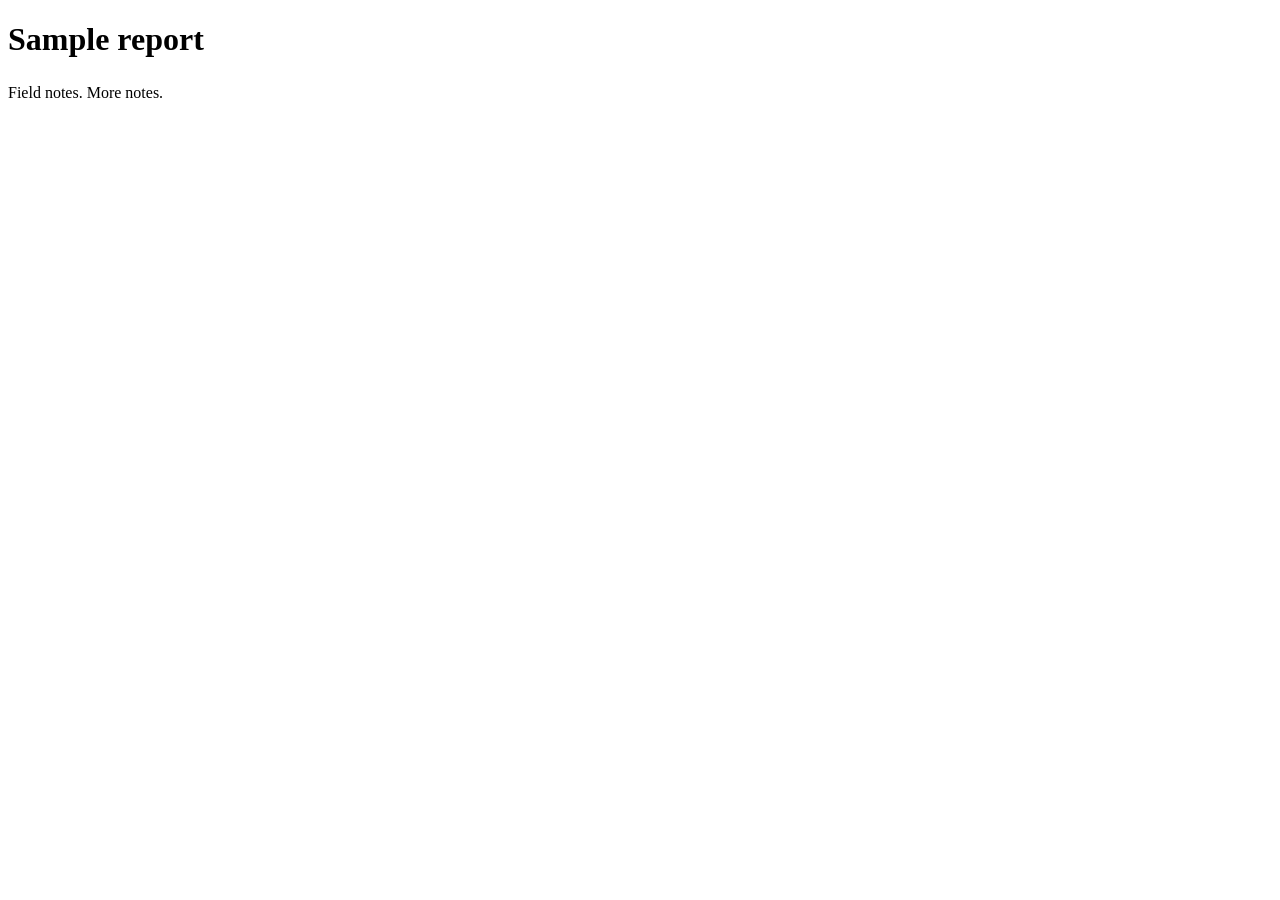
<file: tests/fixtures/no-source-list.raw.html>
<!DOCTYPE html>
<html><head><meta charset="utf-8"></head><body>
<div id="extended-response-markdown-content">
<h1>Sample report</h1>
<p>Field notes<sup data-turn-source-index="1"></sup>. More notes<sup data-turn-source-index="2"></sup>.</p>
</div>
</body></html>
</file>
